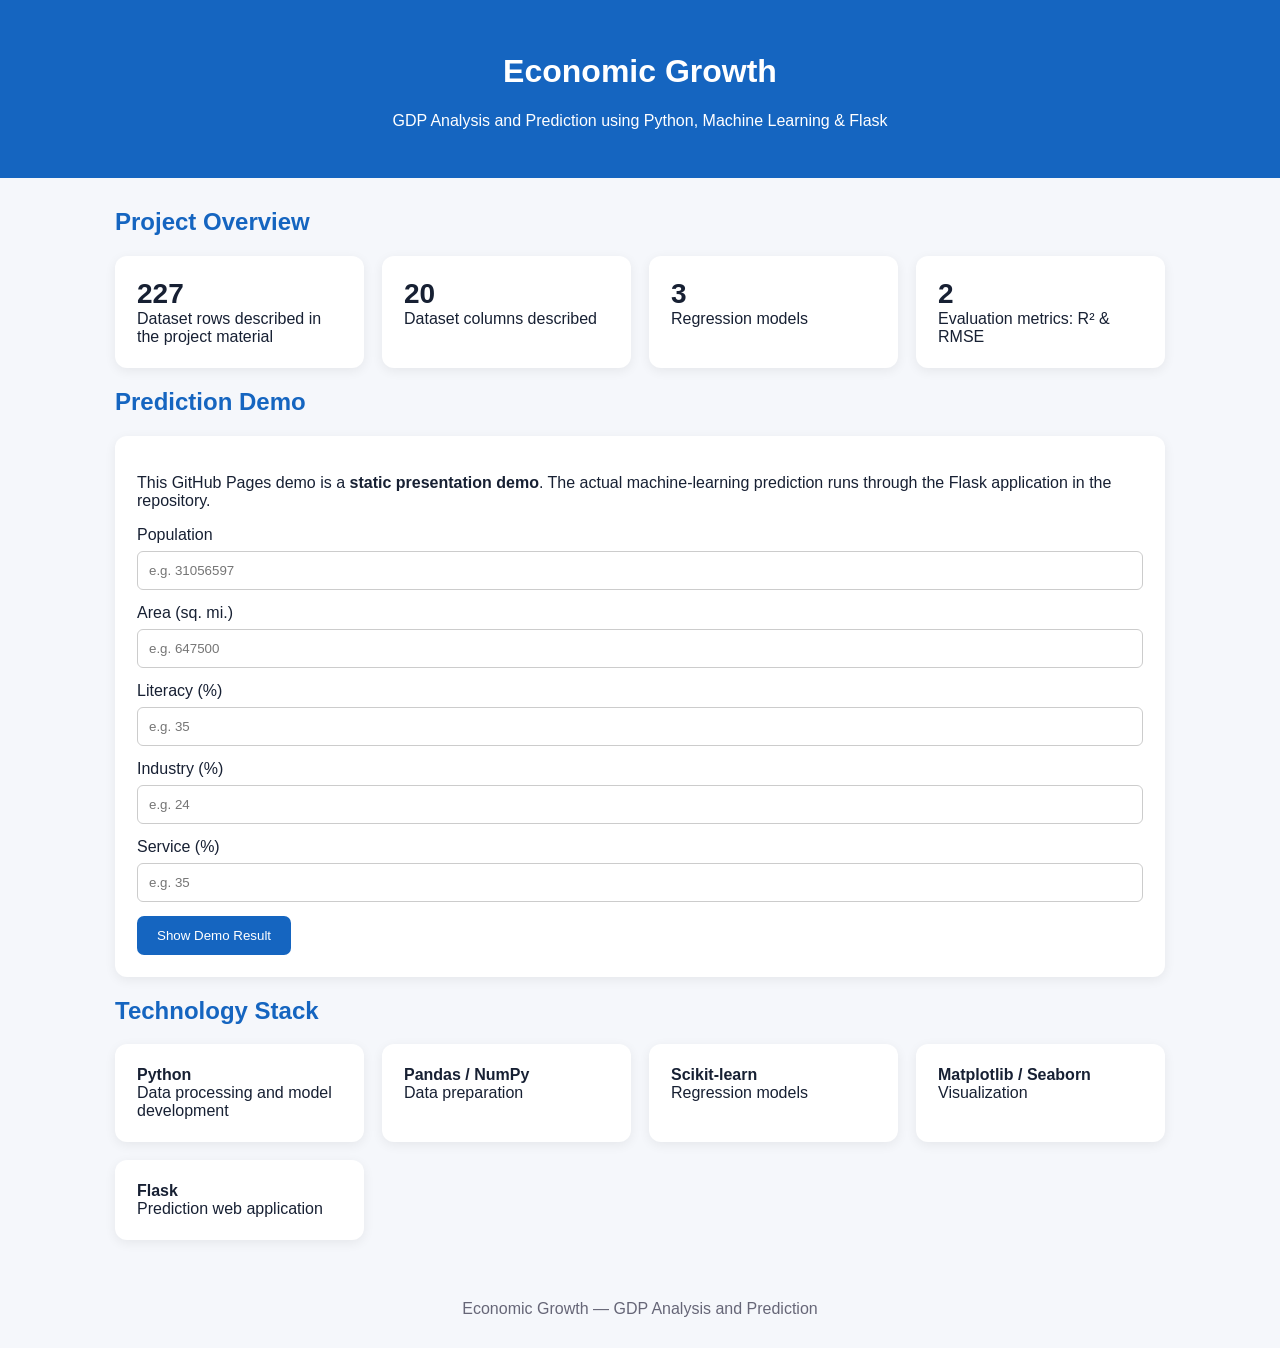
<file: index.html>
<!doctype html>
<html lang="en">
<head>
<meta charset="utf-8">
<meta name="viewport" content="width=device-width,initial-scale=1">
<title>Economic Growth — GDP Analysis Demo</title>
<style>
body{font-family:Arial,sans-serif;margin:0;background:#f5f7fb;color:#172033}
header{background:#1565c0;color:white;padding:32px 8%;text-align:center}
main{max-width:1050px;margin:30px auto;padding:0 20px}
.grid{display:grid;grid-template-columns:repeat(auto-fit,minmax(210px,1fr));gap:18px}
.card{background:white;padding:22px;border-radius:12px;box-shadow:0 3px 12px #0001}
h2{color:#1565c0}.metric{font-size:28px;font-weight:bold}
input{width:100%;padding:11px;box-sizing:border-box;margin:7px 0 14px;border:1px solid #ccc;border-radius:6px}
button{background:#1565c0;color:white;border:0;padding:12px 20px;border-radius:7px;cursor:pointer}
#result{margin-top:18px;padding:18px;background:#e8f5e9;border-radius:8px;font-weight:bold;display:none}
footer{text-align:center;padding:30px;color:#667}
</style>
</head>
<body>
<header>
<h1>Economic Growth</h1>
<p>GDP Analysis and Prediction using Python, Machine Learning & Flask</p>
</header>
<main>
<h2>Project Overview</h2>
<div class="grid">
<div class="card"><div class="metric">227</div>Dataset rows described in the project material</div>
<div class="card"><div class="metric">20</div>Dataset columns described</div>
<div class="card"><div class="metric">3</div>Regression models</div>
<div class="card"><div class="metric">2</div>Evaluation metrics: R² & RMSE</div>
</div>

<h2>Prediction Demo</h2>
<div class="card">
<p>This GitHub Pages demo is a <b>static presentation demo</b>. The actual machine-learning prediction runs through the Flask application in the repository.</p>
<label>Population</label><input type="number" id="population" placeholder="e.g. 31056597">
<label>Area (sq. mi.)</label><input type="number" id="area" placeholder="e.g. 647500">
<label>Literacy (%)</label><input type="number" id="literacy" placeholder="e.g. 35">
<label>Industry (%)</label><input type="number" id="industry" placeholder="e.g. 24">
<label>Service (%)</label><input type="number" id="service" placeholder="e.g. 35">
<button onclick="demo()">Show Demo Result</button>
<div id="result"></div>
</div>

<h2>Technology Stack</h2>
<div class="grid">
<div class="card"><b>Python</b><br>Data processing and model development</div>
<div class="card"><b>Pandas / NumPy</b><br>Data preparation</div>
<div class="card"><b>Scikit-learn</b><br>Regression models</div>
<div class="card"><b>Matplotlib / Seaborn</b><br>Visualization</div>
<div class="card"><b>Flask</b><br>Prediction web application</div>
</div>
</main>
<footer>Economic Growth — GDP Analysis and Prediction</footer>
<script>
function demo(){
 const vals=['population','area','literacy','industry','service'].map(x=>document.getElementById(x).value);
 if(vals.some(v=>!v)){document.getElementById('result').style.display='block';document.getElementById('result').textContent='Enter the demo values first.';return;}
 document.getElementById('result').style.display='block';
 document.getElementById('result').textContent='Demo submitted successfully. The live ML prediction is provided by the Flask application in this project.';
}
</script>
</body>
</html>
</file>
